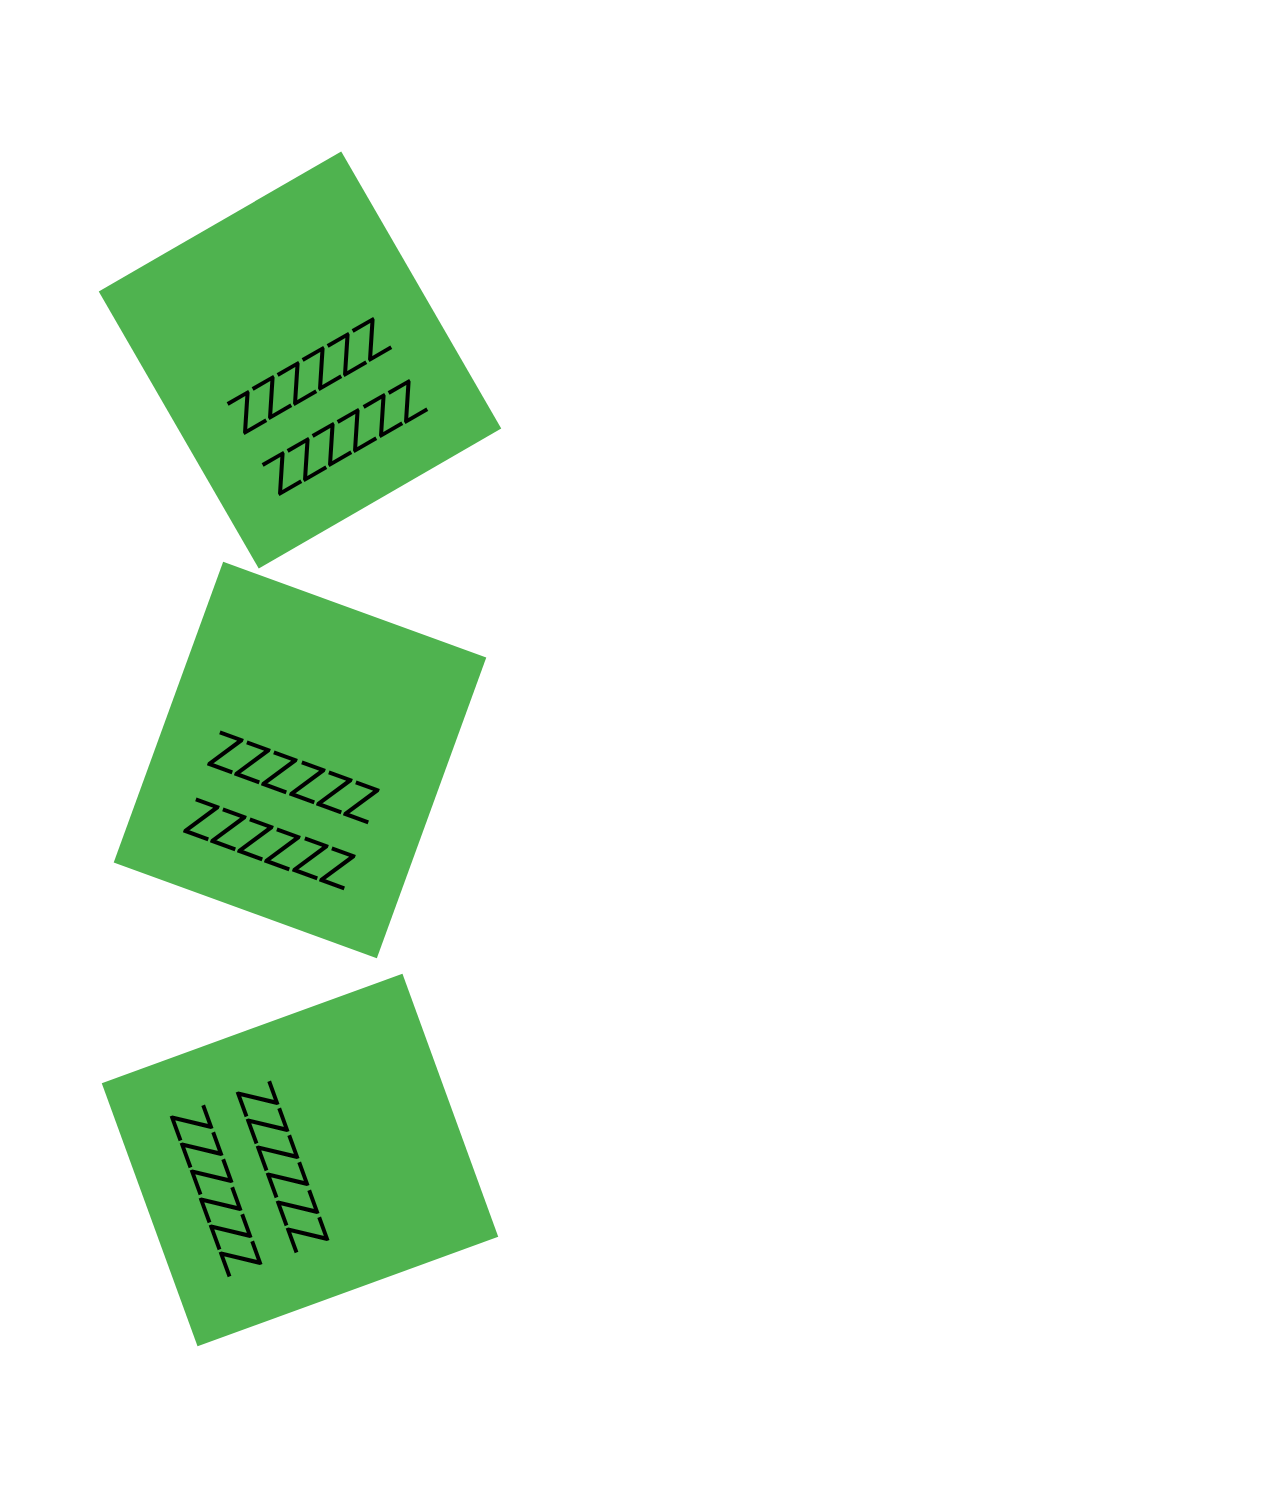
<file: public_html/index.html>
<!DOCTYPE html>
<!--
To change this license header, choose License Headers in Project Properties.
To change this template file, choose Tools | Templates
and open the template in the editor.
-->
<html>
    <head>
        <title>ALEF</title>
        <meta charset="UTF-8">
        <meta name="viewport" content="width=device-width, initial-scale=1.0">
        <!--<meta name="viewport" content="width=720">-->
        <style type="text/css">
            @import './css/index.css';
        </style>
        <script type="text/javascript" src="./lib/jquery-2.1.4.min.js"></script>
        <script type="text/javascript" src="./js/index.js"></script>
    </head>
    <body>
        <div class="root">
            <div class="sticker work">
                <h2 class="sticker-title">
                   zzzzzz zzzzzz
                </h2>
            </div>
            <div class="sticker work">
                <h2 class="sticker-title">
                   zzzzzz zzzzzz
                </h2>
            </div>
            <div class="sticker work">
                <h2 class="sticker-title">
                   zzzzzz zzzzzz
                </h2>
            </div>
        </div>
    </body>
</html>
</file>
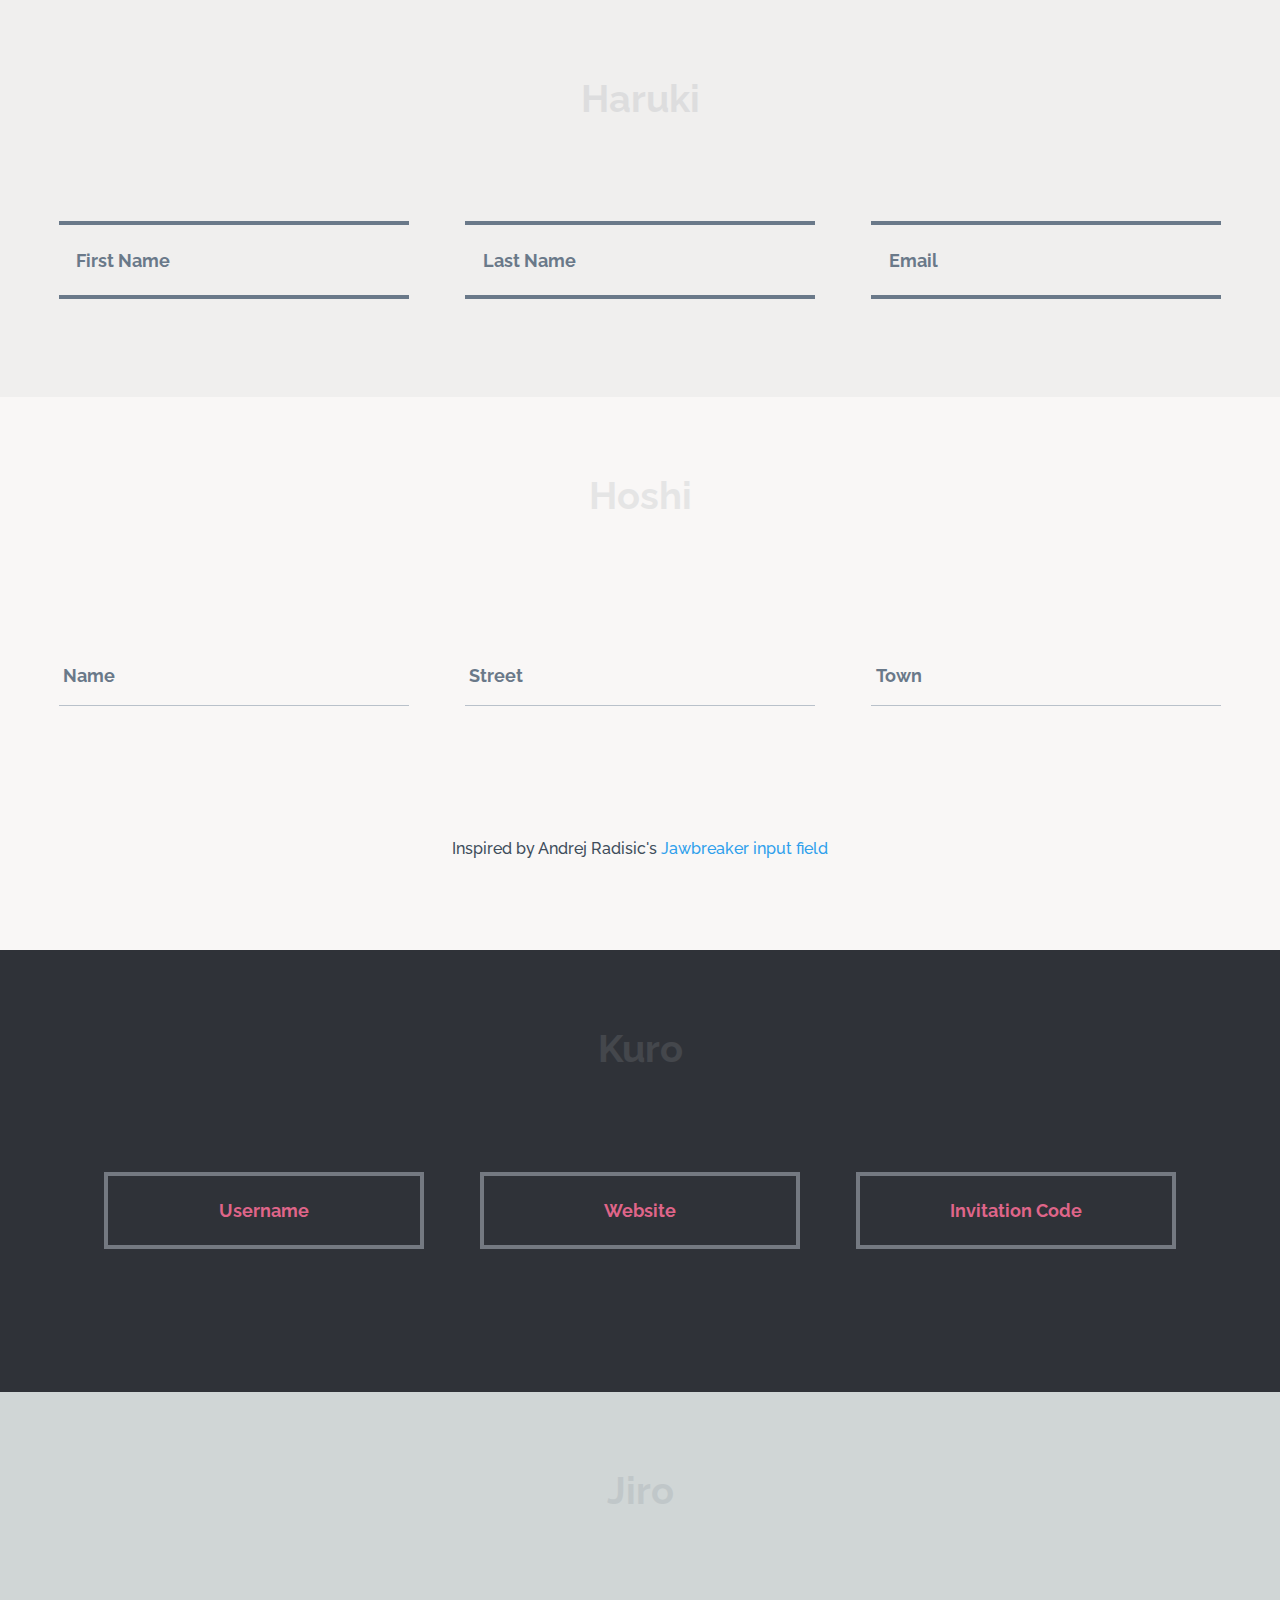
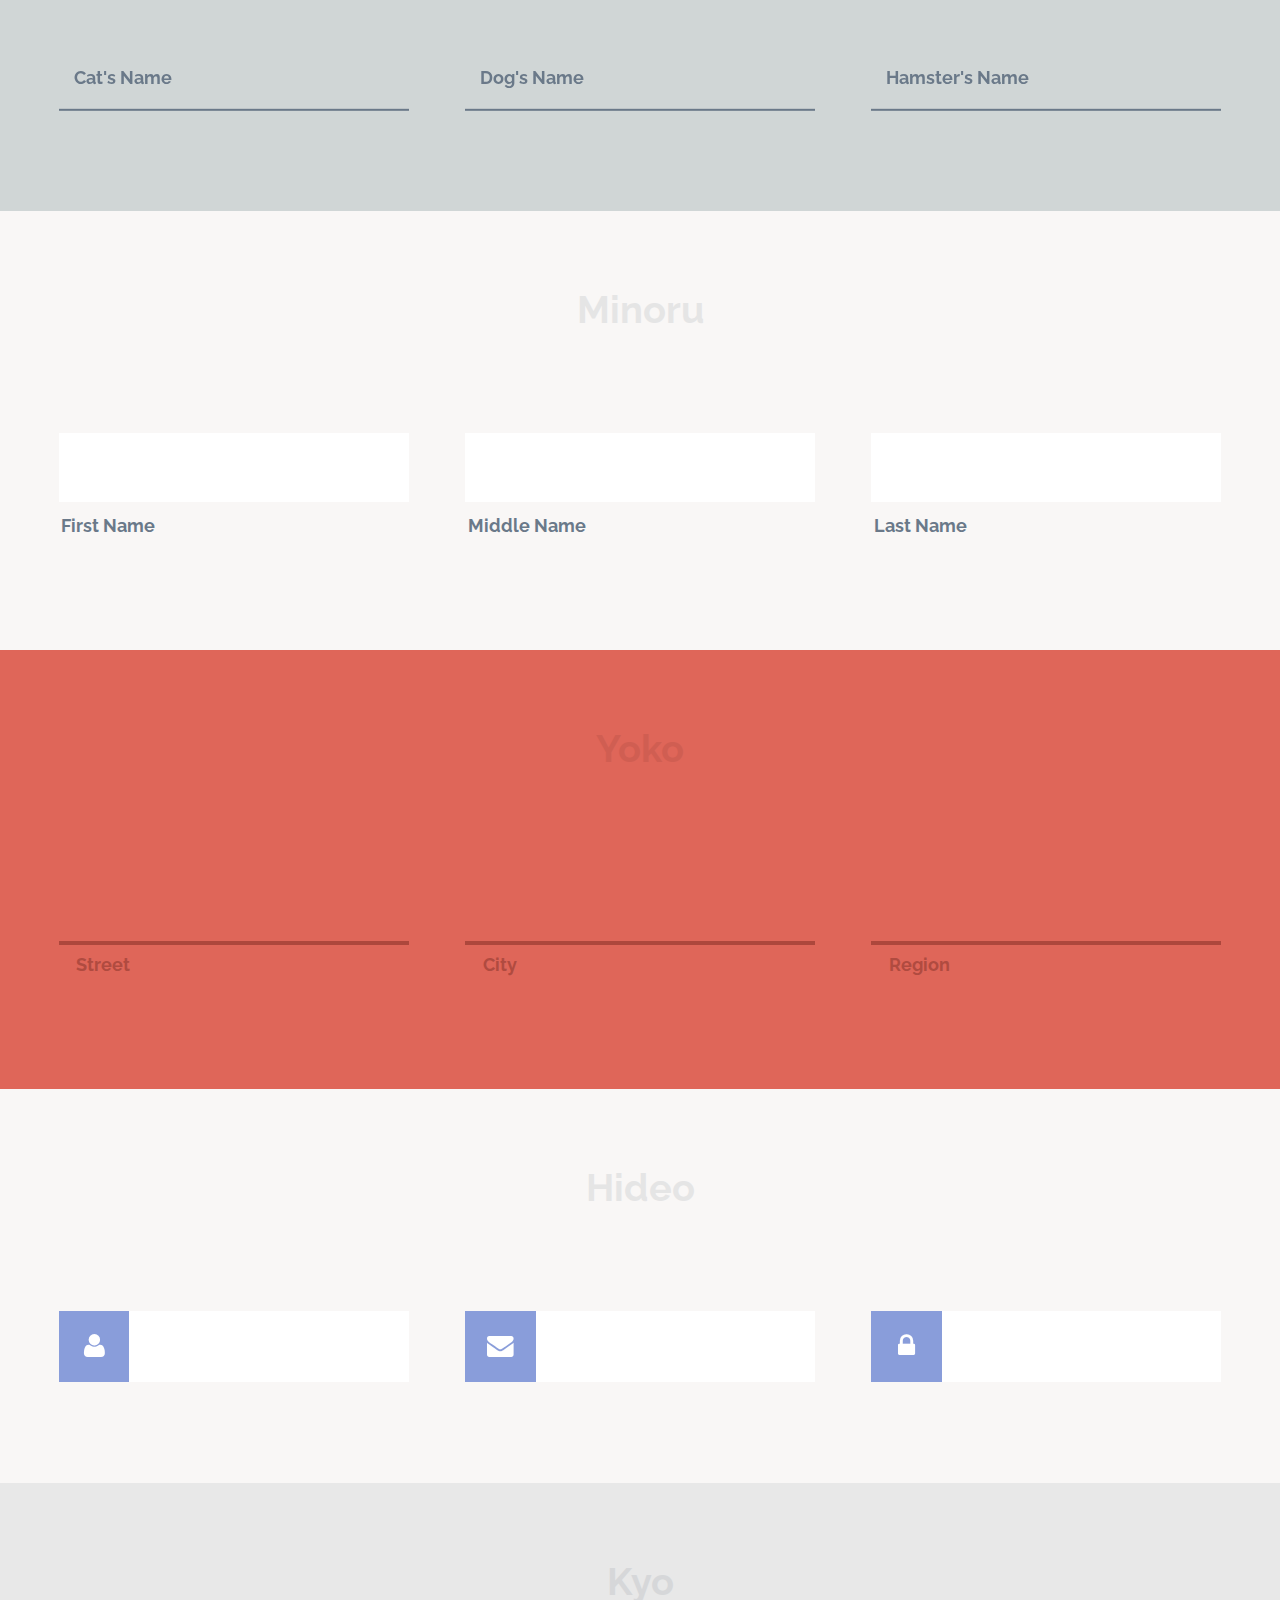
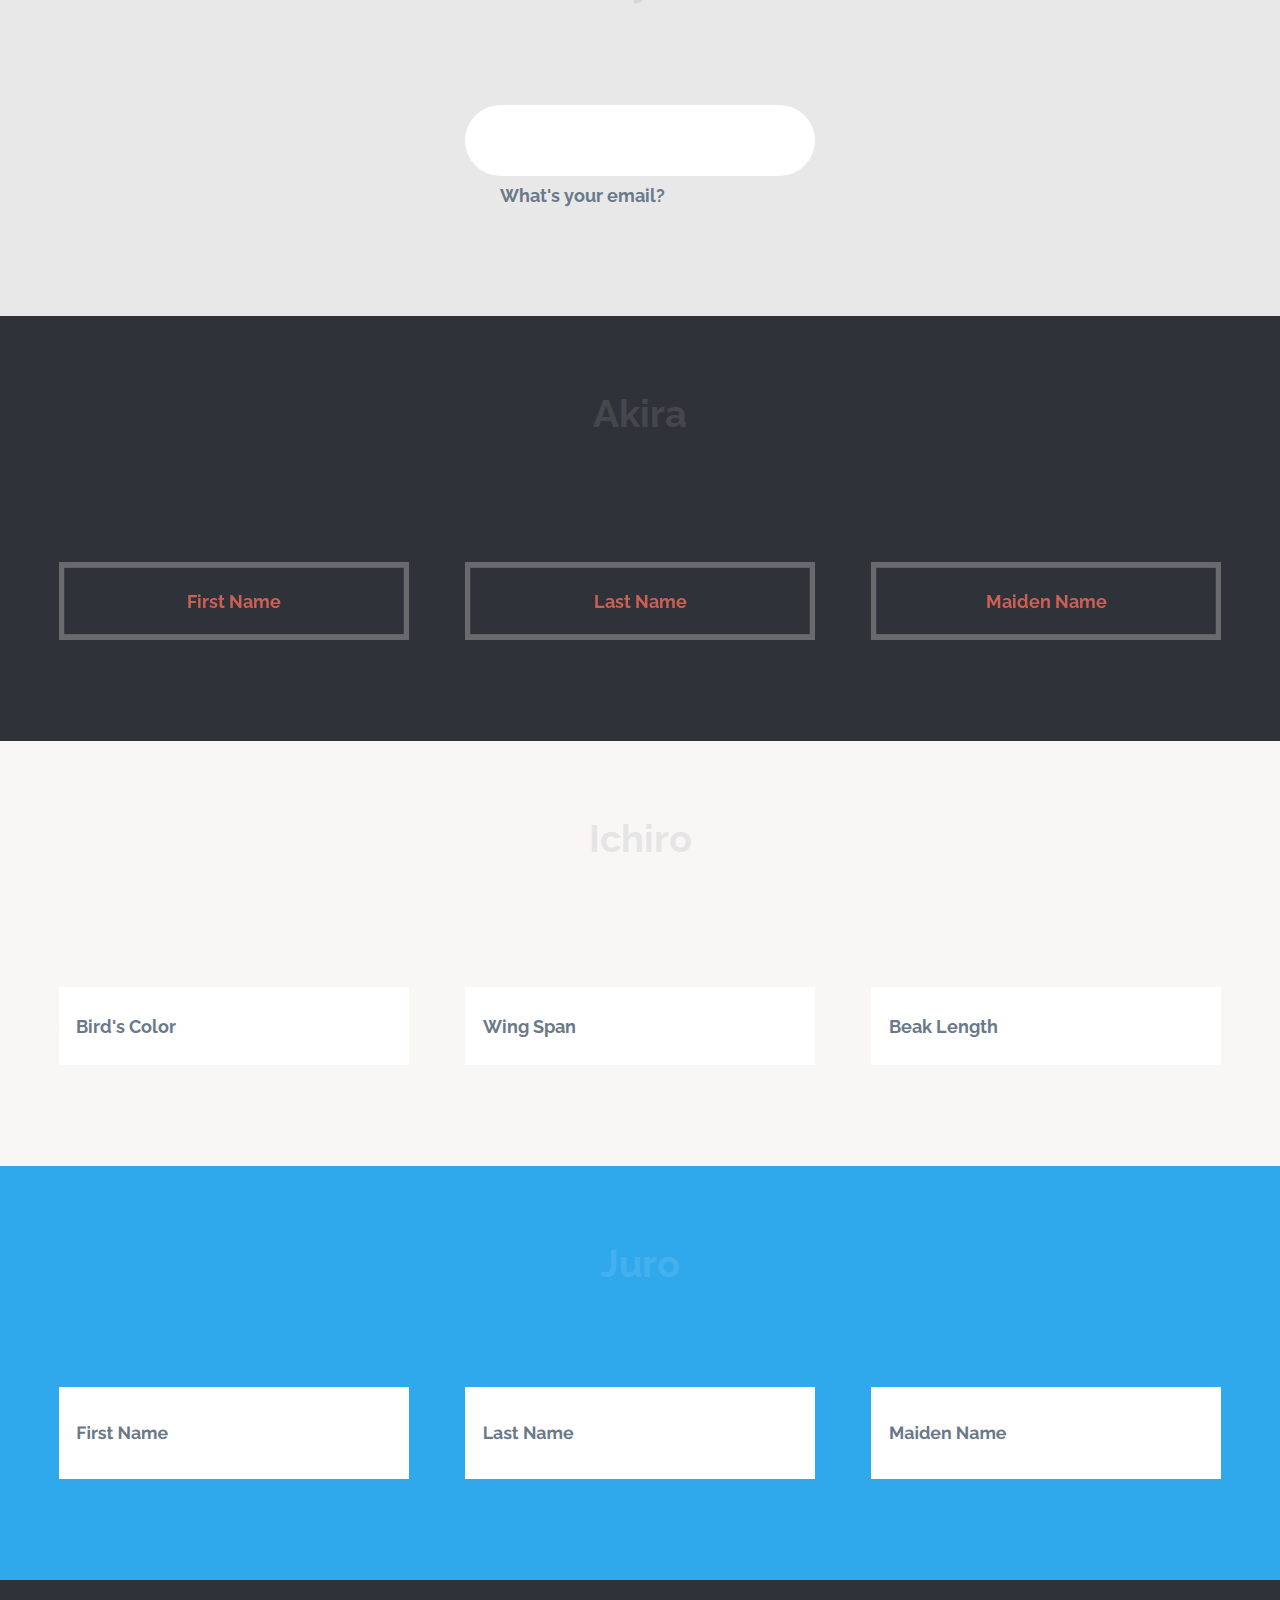
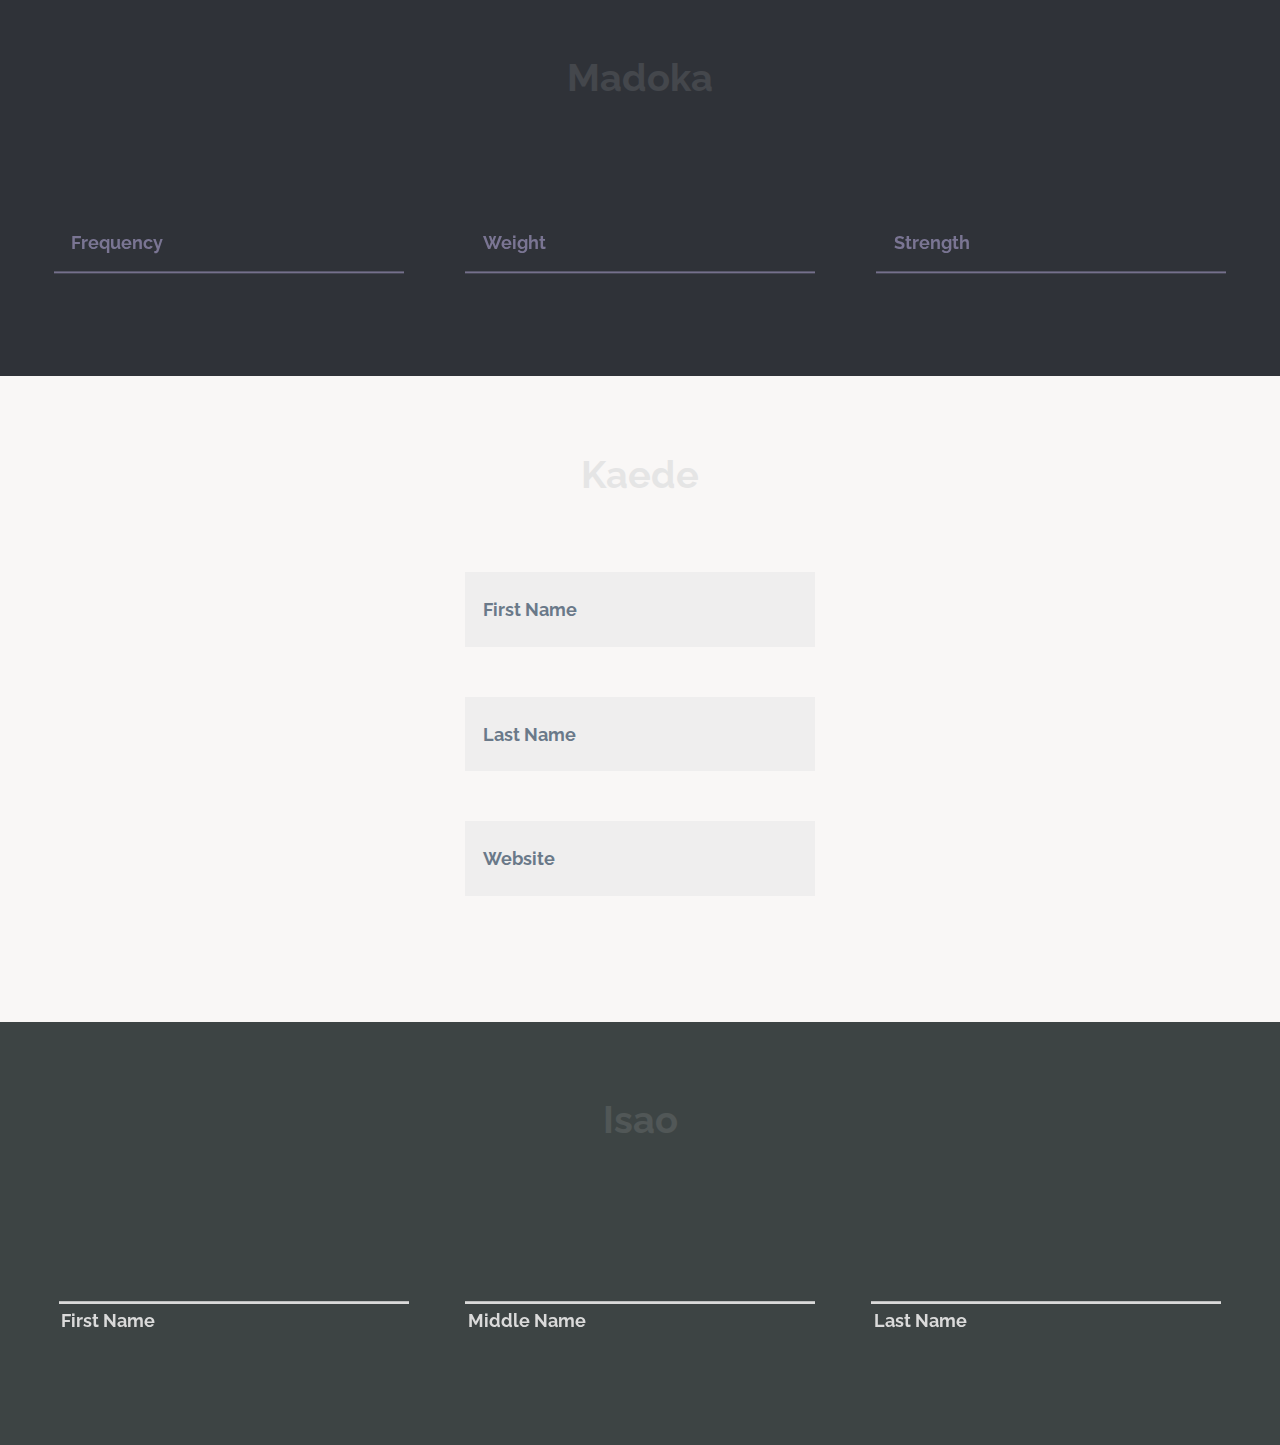
<file: public_html/lab/effects_1/index.html>
<!DOCTYPE html>
<html lang="en" class="no-js">
	<head>
		<meta charset="UTF-8" />
		<meta http-equiv="X-UA-Compatible" content="IE=edge">
		<meta name="viewport" content="width=device-width, initial-scale=1">
		<title>Text Input Effects | Set 1</title>
		<meta name="description" content="Simple ideas for enhancing text input interactions" />
		<meta name="keywords" content="input, text, effect, focus, transition, interaction, inspiration, web design" />
		<meta name="author" content="Codrops" />
		<link rel="shortcut icon" href="../favicon.ico">
		<link rel="stylesheet" type="text/css" href="css/normalize.css" />
		<link rel="stylesheet" type="text/css" href="fonts/font-awesome-4.2.0/css/font-awesome.min.css" />
		<link rel="stylesheet" type="text/css" href="css/demo.css" />
		<link rel="stylesheet" type="text/css" href="css/set1.css" />
		<!--[if IE]>
  		<script src="http://html5shiv.googlecode.com/svn/trunk/html5.js"></script>
		<![endif]-->
	</head>
	<body>
		<div class="container">
			<section class="content bgcolor-1">
				<h2 class="nomargin-bottom">Haruki</h2>
				<span class="input input--haruki">
					<input class="input__field input__field--haruki" type="text" id="input-1" />
					<label class="input__label input__label--haruki" for="input-1">
						<span class="input__label-content input__label-content--haruki">First Name</span>
					</label>
				</span>
				<span class="input input--haruki">
					<input class="input__field input__field--haruki" type="text" id="input-2" />
					<label class="input__label input__label--haruki" for="input-2">
						<span class="input__label-content input__label-content--haruki">Last Name</span>
					</label>
				</span>
				<span class="input input--haruki">
					<input class="input__field input__field--haruki" type="text" id="input-3" />
					<label class="input__label input__label--haruki" for="input-3">
						<span class="input__label-content input__label-content--haruki">Email</span>
					</label>
				</span>
			</section>
			<section class="content">
				<h2>Hoshi</h2>
				<span class="input input--hoshi">
					<input class="input__field input__field--hoshi" type="text" id="input-4" />
					<label class="input__label input__label--hoshi input__label--hoshi-color-1" for="input-4">
						<span class="input__label-content input__label-content--hoshi">Name</span>
					</label>
				</span>
				<span class="input input--hoshi">
					<input class="input__field input__field--hoshi" type="text" id="input-5" />
					<label class="input__label input__label--hoshi input__label--hoshi-color-2" for="input-5">
						<span class="input__label-content input__label-content--hoshi">Street</span>
					</label>
				</span>
				<span class="input input--hoshi">
					<input class="input__field input__field--hoshi" type="text" id="input-6" />
					<label class="input__label input__label--hoshi input__label--hoshi-color-3" for="input-6">
						<span class="input__label-content input__label-content--hoshi">Town</span>
					</label>
				</span>
				<p>Inspired by Andrej Radisic's <a href="https://dribbble.com/shots/1785176-Jawbreaker-input-field">Jawbreaker input field</a></p>
			</section>
			<section class="content bgcolor-4">
				<h2>Kuro</h2>
				<span class="input input--kuro">
					<input class="input__field input__field--kuro" type="text" id="input-7" />
					<label class="input__label input__label--kuro" for="input-7">
						<span class="input__label-content input__label-content--kuro">Username</span>
					</label>
				</span>
				<span class="input input--kuro">
					<input class="input__field input__field--kuro" type="text" id="input-8" />
					<label class="input__label input__label--kuro" for="input-8">
						<span class="input__label-content input__label-content--kuro">Website</span>
					</label>
				</span>
				<span class="input input--kuro">
					<input class="input__field input__field--kuro" type="text" id="input-9" />
					<label class="input__label input__label--kuro" for="input-9">
						<span class="input__label-content input__label-content--kuro">Invitation Code</span>
					</label>
				</span>
			</section>
			<section class="content bgcolor-7">
				<h2>Jiro</h2>
				<span class="input input--jiro">
					<input class="input__field input__field--jiro" type="text" id="input-10" />
					<label class="input__label input__label--jiro" for="input-10">
						<span class="input__label-content input__label-content--jiro">Cat's Name</span>
					</label>
				</span>
				<span class="input input--jiro">
					<input class="input__field input__field--jiro" type="text" id="input-11" />
					<label class="input__label input__label--jiro" for="input-11">
						<span class="input__label-content input__label-content--jiro">Dog's Name</span>
					</label>
				</span>
				<span class="input input--jiro">
					<input class="input__field input__field--jiro" type="text" id="input-12" />
					<label class="input__label input__label--jiro" for="input-12">
						<span class="input__label-content input__label-content--jiro">Hamster's Name</span>
					</label>
				</span>
			</section>
			<section class="content">
				<h2>Minoru</h2>
				<span class="input input--minoru">
					<input class="input__field input__field--minoru" type="text" id="input-13" />
					<label class="input__label input__label--minoru" for="input-13">
						<span class="input__label-content input__label-content--minoru">First Name</span>
					</label>
				</span>
				<span class="input input--minoru">
					<input class="input__field input__field--minoru" type="text" id="input-14" />
					<label class="input__label input__label--minoru" for="input-14">
						<span class="input__label-content input__label-content--minoru">Middle Name</span>
					</label>
				</span>
				<span class="input input--minoru">
					<input class="input__field input__field--minoru" type="text" id="input-15" />
					<label class="input__label input__label--minoru" for="input-15">
						<span class="input__label-content input__label-content--minoru">Last Name</span>
					</label>
				</span>
			</section>
			<section class="content bgcolor-5">
				<h2>Yoko</h2>
				<span class="input input--minoru">
					<input class="input__field input__field--yoko" type="text" id="input-16" />
					<label class="input__label input__label--yoko" for="input-16">
						<span class="input__label-content input__label-content--yoko">Street</span>
					</label>
				</span>
				<span class="input input--minoru">
					<input class="input__field input__field--yoko" type="text" id="input-17" />
					<label class="input__label input__label--yoko" for="input-17">
						<span class="input__label-content input__label-content--yoko">City</span>
					</label>
				</span>
				<span class="input input--minoru">
					<input class="input__field input__field--yoko" type="text" id="input-18" />
					<label class="input__label input__label--yoko" for="input-18">
						<span class="input__label-content input__label-content--yoko">Region</span>
					</label>
				</span>
			</section>
			<section class="content">
				<h2>Hideo</h2>
				<span class="input input--hideo">
					<input class="input__field input__field--hideo" type="text" id="input-41" />
					<label class="input__label input__label--hideo" for="input-41">
						<i class="fa fa-fw fa-user icon icon--hideo"></i>
						<span class="input__label-content input__label-content--hideo">Username</span>
					</label>
				</span>
				<span class="input input--hideo">
					<input class="input__field input__field--hideo" type="text" id="input-42" />
					<label class="input__label input__label--hideo" for="input-42">
						<i class="fa fa-fw fa-envelope icon icon--hideo"></i>
						<span class="input__label-content input__label-content--hideo">Email</span>
					</label>
				</span>
				<span class="input input--hideo">
					<input class="input__field input__field--hideo" type="text" id="input-43" />
					<label class="input__label input__label--hideo" for="input-43">
						<i class="fa fa-fw fa-lock icon icon--hideo"></i>
						<span class="input__label-content input__label-content--hideo">Password</span>
					</label>
				</span>
			</section>
			<section class="content bgcolor-3">
				<h2>Kyo</h2>
				<span class="input input--kyo">
					<input class="input__field input__field--kyo" type="text" id="input-19" />
					<label class="input__label input__label--kyo" for="input-19">
						<span class="input__label-content input__label-content--kyo">What's your email?</span>
					</label>
				</span>
			</section>
			<section class="content bgcolor-4">
				<h2>Akira</h2>
				<span class="input input--akira">
					<input class="input__field input__field--akira" type="text" id="input-22" />
					<label class="input__label input__label--akira" for="input-22">
						<span class="input__label-content input__label-content--akira">First Name</span>
					</label>
				</span>
				<span class="input input--akira">
					<input class="input__field input__field--akira" type="text" id="input-23" />
					<label class="input__label input__label--akira" for="input-23">
						<span class="input__label-content input__label-content--akira">Last Name</span>
					</label>
				</span>
				<span class="input input--akira">
					<input class="input__field input__field--akira" type="text" id="input-24" />
					<label class="input__label input__label--akira" for="input-24">
						<span class="input__label-content input__label-content--akira">Maiden Name</span>
					</label>
				</span>
			</section>
			<section class="content">
				<h2>Ichiro</h2>
				<span class="input input--ichiro">
					<input class="input__field input__field--ichiro" type="text" id="input-25" />
					<label class="input__label input__label--ichiro" for="input-25">
						<span class="input__label-content input__label-content--ichiro">Bird's Color</span>
					</label>
				</span>
				<span class="input input--ichiro">
					<input class="input__field input__field--ichiro" type="text" id="input-26" />
					<label class="input__label input__label--ichiro" for="input-26">
						<span class="input__label-content input__label-content--ichiro">Wing Span</span>
					</label>
				</span>
				<span class="input input--ichiro">
					<input class="input__field input__field--ichiro" type="text" id="input-27" />
					<label class="input__label input__label--ichiro" for="input-27">
						<span class="input__label-content input__label-content--ichiro">Beak Length</span>
					</label>
				</span>
			</section>
			<section class="content bgcolor-6">
				<h2>Juro</h2>
				<span class="input input--juro">
					<input class="input__field input__field--juro" type="text" id="input-28" />
					<label class="input__label input__label--juro" for="input-28">
						<span class="input__label-content input__label-content--juro">First Name</span>
					</label>
				</span>
				<span class="input input--juro">
					<input class="input__field input__field--juro" type="text" id="input-29" />
					<label class="input__label input__label--juro" for="input-29">
						<span class="input__label-content input__label-content--juro">Last Name</span>
					</label>
				</span>
				<span class="input input--juro">
					<input class="input__field input__field--juro" type="text" id="input-30" />
					<label class="input__label input__label--juro" for="input-30">
						<span class="input__label-content input__label-content--juro">Maiden Name</span>
					</label>
				</span>
			</section>
			<section class="content bgcolor-4">
				<h2>Madoka</h2>
				<span class="input input--madoka">
					<input class="input__field input__field--madoka" type="text" id="input-31" />
					<label class="input__label input__label--madoka" for="input-31">
						<svg class="graphic graphic--madoka" width="100%" height="100%" viewBox="0 0 404 77" preserveAspectRatio="none">
							<path d="m0,0l404,0l0,77l-404,0l0,-77z"/>
						</svg>
						<span class="input__label-content input__label-content--madoka">Frequency</span>
					</label>
				</span>
				<span class="input input--madoka">
					<input class="input__field input__field--madoka" type="text" id="input-32" />
					<label class="input__label input__label--madoka" for="input-32">
						<svg class="graphic graphic--madoka" width="100%" height="100%" viewBox="0 0 404 77" preserveAspectRatio="none">
							<path d="m0,0l404,0l0,77l-404,0l0,-77z"/>
						</svg>
						<span class="input__label-content input__label-content--madoka">Weight</span>
					</label>
				</span>
				<span class="input input--madoka">
					<input class="input__field input__field--madoka" type="text" id="input-33" />
					<label class="input__label input__label--madoka" for="input-33">
						<svg class="graphic graphic--madoka" width="100%" height="100%" viewBox="0 0 404 77" preserveAspectRatio="none">
							<path d="m0,0l404,0l0,77l-404,0l0,-77z"/>
						</svg>
						<span class="input__label-content input__label-content--madoka">Strength</span>
					</label>
				</span>
			</section>
			<section class="content">
				<h2>Kaede</h2>
				<span class="input input--kaede">
					<input class="input__field input__field--kaede" type="text" id="input-35" />
					<label class="input__label input__label--kaede" for="input-35">
						<span class="input__label-content input__label-content--kaede">First Name</span>
					</label>
				</span>
				<span class="input input--kaede">
					<input class="input__field input__field--kaede" type="text" id="input-36" />
					<label class="input__label input__label--kaede" for="input-36">
						<span class="input__label-content input__label-content--kaede">Last Name</span>
					</label>
				</span>
				<span class="input input--kaede">
					<input class="input__field input__field--kaede" type="text" id="input-37" />
					<label class="input__label input__label--kaede" for="input-37">
						<span class="input__label-content input__label-content--kaede">Website</span>
					</label>
				</span>
			</section>
			<section class="content bgcolor-8">
				<h2>Isao</h2>
				<span class="input input--isao">
					<input class="input__field input__field--isao" type="text" id="input-38" />
					<label class="input__label input__label--isao" for="input-38" data-content="First Name">
						<span class="input__label-content input__label-content--isao">First Name</span>
					</label>
				</span>
				<span class="input input--isao">
					<input class="input__field input__field--isao" type="text" id="input-39" />
					<label class="input__label input__label--isao" for="input-39" data-content="Middle Name">
						<span class="input__label-content input__label-content--isao">Middle Name</span>
					</label>
				</span>
				<span class="input input--isao">
					<input class="input__field input__field--isao" type="text" id="input-40" />
					<label class="input__label input__label--isao" for="input-40" data-content="Last Name">
						<span class="input__label-content input__label-content--isao">Last Name</span>
					</label>
				</span>
			</section>
		</div><!-- /container -->
		<script src="js/classie.js"></script>
		<script>
			(function() {
				// trim polyfill : https://developer.mozilla.org/en-US/docs/Web/JavaScript/Reference/Global_Objects/String/Trim
				if (!String.prototype.trim) {
					(function() {
						// Make sure we trim BOM and NBSP
						var rtrim = /^[\s\uFEFF\xA0]+|[\s\uFEFF\xA0]+$/g;
						String.prototype.trim = function() {
							return this.replace(rtrim, '');
						};
					})();
				}

				[].slice.call( document.querySelectorAll( 'input.input__field' ) ).forEach( function( inputEl ) {
					// in case the input is already filled..
					if( inputEl.value.trim() !== '' ) {
						classie.add( inputEl.parentNode, 'input--filled' );
					}

					// events:
					inputEl.addEventListener( 'focus', onInputFocus );
					inputEl.addEventListener( 'blur', onInputBlur );
				} );

				function onInputFocus( ev ) {
					classie.add( ev.target.parentNode, 'input--filled' );
				}

				function onInputBlur( ev ) {
					if( ev.target.value.trim() === '' ) {
						classie.remove( ev.target.parentNode, 'input--filled' );
					}
				}
			})();
		</script>
	</body>
</html>
</file>
<file: public_html/lab/effects_1/css/demo.css>
@import url(http://fonts.googleapis.com/css?family=Raleway:200,500,700,800);

@font-face {
	font-weight: normal;
	font-style: normal;
	font-family: 'codropsicons';
	src:url('../fonts/codropsicons/codropsicons.eot');
	src:url('../fonts/codropsicons/codropsicons.eot?#iefix') format('embedded-opentype'),
		url('../fonts/codropsicons/codropsicons.woff') format('woff'),
		url('../fonts/codropsicons/codropsicons.ttf') format('truetype'),
		url('../fonts/codropsicons/codropsicons.svg#codropsicons') format('svg');
}

*, *:after, *:before { -webkit-box-sizing: border-box; box-sizing: border-box; }
.clearfix:before, .clearfix:after { content: ''; display: table; }
.clearfix:after { clear: both; }

body {
	background: #f9f7f6;
	color: #404d5b;
	font-weight: 500;
	font-size: 1.05em;
	font-family: 'Raleway', Arial, sans-serif;
}

a {
	color: #2fa0ec;
	text-decoration: none;
	outline: none;
}

a:hover, a:focus {
	color: #404d5b;
}

.container {
	margin: 0 auto;
	text-align: center;
	overflow: hidden;
}

.content {
	font-size: 150%;
	padding: 3em 0;
}

.content h2 {
	margin: 0 0 2em;
	opacity: 0.1;
}

.content p {
	margin: 1em 0;
	padding: 5em 0 0 0;
	font-size: 0.65em;
}

.bgcolor-1 { background: #f0efee; }
.bgcolor-2 { background: #f9f9f9; }
.bgcolor-3 { background: #e8e8e8; }
.bgcolor-4 { background: #2f3238; color: #fff; }
.bgcolor-5 { background: #df6659; color: #521e18; }
.bgcolor-6 { background: #2fa8ec; color: #fff;}
.bgcolor-7 { background: #d0d6d6; }
.bgcolor-8 { background: #3d4444; color: #fff; }
.bgcolor-9 { background: #8781bd; color: #fff; }
.bgcolor-10 { background: #6C6C6C; }

body .nomargin-bottom {
	margin-bottom: 0;
}

/* Header */
.codrops-header {
	padding: 3em 190px 4em;
	letter-spacing: -1px;
}

.codrops-header h1 {
	font-weight: 800;
	font-size: 4em;
	line-height: 1;
	margin: 0.25em 0 0;
}

.codrops-header h1 span {
	display: block;
	font-size: 50%;
	font-weight: 400;
	padding: 0.325em 0 1em 0;
	color: #c3c8cd;
}

/* Demos nav */
.codrops-demos a {
	text-transform: uppercase;
	letter-spacing: 1px;
	font-weight: bold;
	font-size: 0.85em;
	display: inline-block;
	margin: 0 1em;
	font-family: "Avenir", "Helvetica Neue", Helvetica, Arial, sans-serif;
}

.codrops-demos a.current-demo {
	border-bottom: 2px solid;
	color: #404d5b;
}

/* Top Navigation Style */
.codrops-links {
	position: relative;
	display: inline-block;
	white-space: nowrap;
	font-size: 1.25em;
	text-align: center;
}

.codrops-links::after {
	position: absolute;
	top: 0;
	left: 50%;
	margin-left: -1px;
	width: 2px;
	height: 100%;
	background: #dbdbdb;
	content: '';
	-webkit-transform: rotate3d(0,0,1,22.5deg);
	transform: rotate3d(0,0,1,22.5deg);
}

.codrops-icon {
	display: inline-block;
	margin: 0.5em;
	padding: 0em 0;
	width: 1.5em;
	text-decoration: none;
}

.codrops-icon span {
	display: none;
}

.codrops-icon:before {
	margin: 0 5px;
	text-transform: none;
	font-weight: normal;
	font-style: normal;
	font-variant: normal;
	font-family: 'codropsicons';
	line-height: 1;
	speak: none;
	-webkit-font-smoothing: antialiased;
}

.codrops-icon--drop:before {
	content: "\e001";
}

.codrops-icon--prev:before {
	content: "\e004";
}

/* Related demos */
.content--related {
	text-align: center;
	color: #D8DADB;
	font-weight: bold;
}

.media-item {
	display: inline-block;
	padding: 1em;
	vertical-align: top;
	-webkit-transition: color 0.3s;
	transition: color 0.3s;
}

.media-item__img {
	opacity: 0.8;
	-webkit-transition: opacity 0.3s;
	transition: opacity 0.3s;
}

.media-item:hover .media-item__img,
.media-item:focus .media-item__img {
	opacity: 1;
}

.media-item__title {
	font-size: 0.75em;
	margin: 0;
	padding: 0.5em;
}

@media screen and (max-width: 50em) {
	.codrops-header {
		padding: 3em 10% 4em;
	}
}

@media screen and (max-width: 40em) {
	.codrops-header h1 {
		font-size: 2.8em;
	}
}
</file>
<file: public_html/lab/effects_1/css/set1.css>
.input {
	position: relative;
	z-index: 1;
	display: inline-block;
	margin: 1em;
	max-width: 350px;
	width: calc(100% - 2em);
	vertical-align: top;
}

.input__field {
	position: relative;
	display: block;
	float: right;
	padding: 0.8em;
	width: 60%;
	border: none;
	border-radius: 0;
	background: #f0f0f0;
	color: #aaa;
	font-weight: bold;
	font-family: "Helvetica Neue", Helvetica, Arial, sans-serif;
	-webkit-appearance: none; /* for box shadows to show on iOS */
}

.input__field:focus {
	outline: none;
}

.input__label {
	display: inline-block;
	float: right;
	padding: 0 1em;
	width: 40%;
	color: #6a7989;
	font-weight: bold;
	font-size: 70.25%;
	-webkit-font-smoothing: antialiased;
    -moz-osx-font-smoothing: grayscale;
	-webkit-touch-callout: none;
	-webkit-user-select: none;
	-khtml-user-select: none;
	-moz-user-select: none;
	-ms-user-select: none;
	user-select: none;
}

.input__label-content {
	position: relative;
	display: block;
	padding: 1.6em 0;
	width: 100%;
}

.graphic {
	position: absolute;
	top: 0;
	left: 0;
	fill: none;
}

.icon {
	color: #ddd;
	font-size: 150%;
}

/* Individual styles */

/* Haruki */

.input--haruki {
	margin: 4em 1em 1em;
}

.input__field--haruki {
	padding: 0.4em 0.25em;
	width: 100%;
	background: transparent;
	color: #AFB5BB;
	font-size: 1.55em;
}

.input__label--haruki {
	position: absolute;
	width: 100%;
	text-align: left;
	pointer-events: none;
}

.input__label-content--haruki {
	-webkit-transition: -webkit-transform 0.3s;
	transition: transform 0.3s;
}

.input__label--haruki::before,
.input__label--haruki::after {
	content: '';
	position: absolute;
	left: 0;
	z-index: -1;
	width: 100%;
	height: 4px;
	background: #6a7989;
	-webkit-transition: -webkit-transform 0.3s;
	transition: transform 0.3s;
}

.input__label--haruki::before {
	top: 0;
}

.input__label--haruki::after {
	bottom: 0;
}

.input__field--haruki:focus + .input__label--haruki .input__label-content--haruki,
.input--filled .input__label-content--haruki {
	-webkit-transform: translate3d(0, -90%, 0);
	transform: translate3d(0, -90%, 0);
}

.input__field--haruki:focus + .input__label--haruki::before,
.input--filled .input__label--haruki::before {
	-webkit-transform: translate3d(0, -0.5em, 0);
	transform: translate3d(0, -0.5em, 0);
}

.input__field--haruki:focus + .input__label--haruki::after,
.input--filled .input__label--haruki::after {
	-webkit-transform: translate3d(0, 0.5em, 0);
	transform: translate3d(0, 0.5em, 0);
}

/* Hoshi */
.input--hoshi {
	overflow: hidden;
}

.input__field--hoshi {
	margin-top: 1em;
	padding: 0.85em 0.15em;
	width: 100%;
	background: transparent;
	color: #595F6E;
}

.input__label--hoshi {
	position: absolute;
	bottom: 0;
	left: 0;
	padding: 0 0.25em;
	width: 100%;
	height: calc(100% - 1em);
	text-align: left;
	pointer-events: none;
}

.input__label-content--hoshi {
	position: absolute;
}

.input__label--hoshi::before,
.input__label--hoshi::after {
	content: '';
	position: absolute;
	top: 0;
	left: 0;
	width: 100%;
	height: calc(100% - 10px);
	border-bottom: 1px solid #B9C1CA;
}

.input__label--hoshi::after {
	margin-top: 2px;
	border-bottom: 4px solid red;
	-webkit-transform: translate3d(-100%, 0, 0);
	transform: translate3d(-100%, 0, 0);
	-webkit-transition: -webkit-transform 0.3s;
	transition: transform 0.3s;
}

.input__label--hoshi-color-1::after {
	border-color: hsl(200, 100%, 50%);
}

.input__label--hoshi-color-2::after {
	border-color: hsl(160, 100%, 50%);
}

.input__label--hoshi-color-3::after {
	border-color: hsl(20, 100%, 50%);
}

.input__field--hoshi:focus + .input__label--hoshi::after,
.input--filled .input__label--hoshi::after {
	-webkit-transform: translate3d(0, 0, 0);
	transform: translate3d(0, 0, 0);
}

.input__field--hoshi:focus + .input__label--hoshi .input__label-content--hoshi,
.input--filled .input__label-content--hoshi {
	-webkit-animation: anim-1 0.3s forwards;
	animation: anim-1 0.3s forwards;
}

@-webkit-keyframes anim-1 {
	50% {
		opacity: 0;
		-webkit-transform: translate3d(1em, 0, 0);
		transform: translate3d(1em, 0, 0);
	}
	51% {
		opacity: 0;
		-webkit-transform: translate3d(-1em, -40%, 0);
		transform: translate3d(-1em, -40%, 0);
	}
	100% {
		opacity: 1;
		-webkit-transform: translate3d(0, -40%, 0);
		transform: translate3d(0, -40%, 0);
	}
}

@keyframes anim-1 {
	50% {
		opacity: 0;
		-webkit-transform: translate3d(1em, 0, 0);
		transform: translate3d(1em, 0, 0);
	}
	51% {
		opacity: 0;
		-webkit-transform: translate3d(-1em, -40%, 0);
		transform: translate3d(-1em, -40%, 0);
	}
	100% {
		opacity: 1;
		-webkit-transform: translate3d(0, -40%, 0);
		transform: translate3d(0, -40%, 0);
	}
}

/* Kuro */
.input--kuro {
	max-width: 320px;
	margin-bottom: 3em;
}

.input__field--kuro {
	width: 100%;
	background: transparent;
	color: #9196A1;
	opacity: 0;
	text-align: center;
	-webkit-transition: opacity 0.3s;
	transition: opacity 0.3s;
}

.input__label--kuro {
	position: absolute;
	left: 0;
	width: 100%;
	color: #df6589;
	pointer-events: none;
}

.input__label--kuro::before,
.input__label--kuro::after {
	content: '';
	position: absolute;
	top: 0;
	left: 0;
	width: 50%;
	height: 100%;
	border: 4px solid #747981;
	-webkit-transition: -webkit-transform 0.3s;
	transition: transform 0.3s;
}

.input__label--kuro::before {
	border-right: none;
}

.input__label--kuro::after {
	left: 50%;
	border-left: none;
}

.input__field--kuro:focus,
.input--filled .input__field--kuro {
	opacity: 1;
	-webkit-transition-delay: 0.3s;
	transition-delay: 0.3s;
}

.input__field--kuro:focus + .input__label--kuro::before,
.input--filled .input__label--kuro::before {
	-webkit-transform: translate3d(-10%, 0, 0);
	transform: translate3d(-10%, 0, 0);
}

.input__field--kuro:focus + .input__label--kuro::after,
.input--filled .input__label--kuro::after {
	-webkit-transform: translate3d(10%, 0, 0);
	transform: translate3d(10%, 0, 0);
}

.input__field--kuro:focus + .input__label--kuro .input__label-content--kuro,
.input--filled .input__label-content--kuro {
	-webkit-animation: anim-2 0.3s forwards;
	animation: anim-2 0.3s forwards;
}

@-webkit-keyframes anim-2 {
	50% {
		opacity: 0;
		-webkit-transform: scale3d(0.3, 0.3, 1);
		transform: scale3d(0.3, 0.3, 1);
	}
	51% {
		opacity: 0;
		-webkit-transform: translate3d(0, 3.7em, 0) scale3d(0.3, 0.3, 1);
		transform: translate3d(0, 3.7em, 0) scale3d(0.3, 0.3, 1);
	}
	100% {
		opacity: 1;
		-webkit-transform: translate3d(0, 3.7em, 0);
		transform: translate3d(0, 3.7em, 0);
	}
}

@keyframes anim-2 {
	50% {
		opacity: 0;
		-webkit-transform: scale3d(0.3, 0.3, 1);
		transform: scale3d(0.3, 0.3, 1);
	}
	51% {
		opacity: 0;
		-webkit-transform: translate3d(0, 3.7em, 0) scale3d(0.3, 0.3, 1);
		transform: translate3d(0, 3.7em, 0) scale3d(0.3, 0.3, 1);
	}
	100% {
		opacity: 1;
		-webkit-transform: translate3d(0, 3.7em, 0);
		transform: translate3d(0, 3.7em, 0);
	}
}

/* Jiro */
.input--jiro {
	margin-top: 2em;
}

.input__field--jiro {
	padding: 0.85em 0.5em;
	width: 100%;
	background: transparent;
	color: #DDE2E2;
	opacity: 0;
	-webkit-transition: opacity 0.3s;
	transition: opacity 0.3s;
}

.input__label--jiro {
	position: absolute;
	left: 0;
	padding: 0 0.85em;
	width: 100%;
	height: 100%;
	text-align: left;
	pointer-events: none;
}

.input__label-content--jiro {
	-webkit-transition: -webkit-transform 0.3s 0.3s;
	transition: transform 0.3s 0.3s;
}

.input__label--jiro::before,
.input__label--jiro::after {
	content: '';
	position: absolute;
	top: 0;
	left: 0;
	width: 100%;
	height: 100%;
	-webkit-transition: -webkit-transform 0.3s;
	transition: transform 0.3s;
}

.input__label--jiro::before {
	border-top: 2px solid #6a7989;
	-webkit-transform: translate3d(0, 100%, 0) translate3d(0, -2px, 0);
	transform: translate3d(0, 100%, 0) translate3d(0, -2px, 0);
	-webkit-transition-delay: 0.3s;
	transition-delay: 0.3s;
}

.input__label--jiro::after {
	z-index: -1;
	background: #6a7989;
	-webkit-transform: scale3d(1, 0, 1);
	transform: scale3d(1, 0, 1);
	-webkit-transform-origin: 50% 0%;
	transform-origin: 50% 0%;
}

.input__field--jiro:focus,
.input--filled .input__field--jiro {
	opacity: 1;
	-webkit-transition-delay: 0.3s;
	transition-delay: 0.3s;
}

.input__field--jiro:focus + .input__label--jiro .input__label-content--jiro,
.input--filled .input__label-content--jiro {
	-webkit-transform: translate3d(0, -80%, 0);
	transform: translate3d(0, -80%, 0);
	-webkit-transition-timing-function: cubic-bezier(0.2, 1, 0.3, 1);
	transition-timing-function: cubic-bezier(0.2, 1, 0.3, 1);
}

.input__field--jiro:focus + .input__label--jiro::before,
.input--filled .input__label--jiro::before {
	-webkit-transition-delay: 0s;
	transition-delay: 0s;
}

.input__field--jiro:focus + .input__label--jiro::before,
.input--filled .input__label--jiro::before {
	-webkit-transform: translate3d(0, 0, 0);
	transform: translate3d(0, 0, 0);
}

.input__field--jiro:focus + .input__label--jiro::after,
.input--filled .input__label--jiro::after {
	-webkit-transform: scale3d(1, 1, 1);
	transform: scale3d(1, 1, 1);
	-webkit-transition-delay: 0.3s;
	transition-delay: 0.3s;
	-webkit-transition-timing-function: cubic-bezier(0.2, 1, 0.3, 1);
	transition-timing-function: cubic-bezier(0.2, 1, 0.3, 1);
}

/* Minoru */
.input__field--minoru {
	width: 100%;
	background: #fff;
	box-shadow: 0px 0px 0px 2px transparent;
	color: #eca29b;
	-webkit-transition: box-shadow 0.3s;
	transition: box-shadow 0.3s;
}

.input__label--minoru {
	padding: 0;
	width: 100%;
	text-align: left;
}

.input__label--minoru::after {
	content: '';
  	position: absolute;
  	top: 0;
  	z-index: -1;
  	width: 100%;
  	height: 4em;
	box-shadow: 0px 0px 0px 0px;
	color: rgba(199,152,157, 0.6);
}

.input__field--minoru:focus {
	box-shadow: 0px 0px 0px 2px #eca29b;
}

.input__field--minoru:focus + .input__label--minoru {
	pointer-events: none;
}

.input__field--minoru:focus + .input__label--minoru::after {
	-webkit-animation: anim-shadow 0.3s forwards;
	animation: anim-shadow 0.3s forwards;
}

@-webkit-keyframes anim-shadow {
	to {
		box-shadow: 0px 0px 100px 50px;
    	opacity: 0;
	}
}

@keyframes anim-shadow {
	to {
		box-shadow: 0px 0px 100px 50px;
    	opacity: 0;
	}
}

.input__label-content--minoru {
	padding: 0.75em 0.15em;
}

/* Yoko */
.input__field--yoko {
	z-index: 10;
	width: 100%;
	background: transparent;
	color: #f5f5f5;
	opacity: 0;
	-webkit-transition: opacity 0.3s;
	transition: opacity 0.3s;
}

.input__label--yoko {
	position: relative;
	width: 100%;
	color: #b04b40;
	text-align: left;
}

.input__label--yoko::before {
	content: '';
	position: absolute;
	bottom: 100%;
	left: 0;
	width: 100%;
	height: 4em;
	background: #c5564a;
	-webkit-transform: perspective(1000px) rotate3d(1, 0, 0, 90deg);
	transform: perspective(1000px) rotate3d(1, 0, 0, 90deg);
	-webkit-transform-origin: 50% 100%;
	transform-origin: 50% 100%;
	-webkit-transition: -webkit-transform 0.3s;
	transition: transform 0.3s;
}

.input__label--yoko::after {
	content: '';
	position: absolute;
	top: 0;
	left: 0;
	width: 100%;
	height: 0.25em;
	background: #ad473c;
	-webkit-transform-origin: 50% 0%;
	transform-origin: 50% 0%;
	-webkit-transition: -webkit-transform 0.3s;
	transition: transform 0.3s;
}

.input__label-content--yoko {
	padding: 0.75em 0;
}

.input__field--yoko:focus,
.input--filled .input__field--yoko {
	opacity: 1;
	-webkit-transition-delay: 0.3s;
	transition-delay: 0.3s;
}

.input__field--yoko:focus + .input__label--yoko::before,
.input--filled .input__label--yoko::before {
	-webkit-transform: perspective(1000px) rotate3d(1, 0, 0, 0deg);
	transform: perspective(1000px) rotate3d(1, 0, 0, 0deg);
}

.input__field--yoko:focus + .input__label--yoko,
.input--filled .input__label--yoko {
	pointer-events: none;
}

.input__field--yoko:focus + .input__label--yoko::after,
.input--filled .input__label--yoko::after {
	-webkit-transform: perspective(1000px) rotate3d(1, 0, 0, -90deg);
	transform: perspective(1000px) rotate3d(1, 0, 0, -90deg);
}

/* Kyo */
.input--kyo {
	z-index: auto;
}

.input__field--kyo {
	padding: 0.85em 1.5em;
	width: 100%;
	border-radius: 2em;
	background: #fff;
	color: #535d92;
}

.input__label--kyo {
	z-index: 0;
	padding: 0 0 0 2em;
	width: 100%;
	text-align: left;
}

.input__label--kyo::after {
	content: '';
	position: fixed;
	top: 0;
	left: 0;
	z-index: 1000;
	width: 100%;
	height: 100%;
	background: rgba(11, 43, 205, 0.6);
	opacity: 0;
	-webkit-transition: opacity 0.3s;
	transition: opacity 0.3s;
	pointer-events: none;
}

.input__label-content--kyo {
	padding: 0.5em 0;
}

.input__field--kyo:focus,
.input__field--kyo:focus +  .input__label--kyo .input__label-content--kyo {
	z-index: 10000;
}

.input__field--kyo:focus + .input__label--kyo {
	color: #fff;
}

.input__field--kyo:focus + .input__label--kyo::after {
	opacity: 1;
}

/* Akira */
.input--akira {
	margin-top: 2em;
}

.input__field--akira {
	position: absolute;
	top: 0;
	left: 0;
	z-index: 10;
	display: block;
	padding: 0 1em;
	width: 100%;
	height: 100%;
	background: transparent;
	text-align: center;
}

.input__label--akira {
	padding: 0;
	width: 100%;
	background: #696a6e;
	color: #cc6055;
	cursor: text;
}

.input__label--akira::before {
	content: '';
	position: absolute;
	top: 0;
	left: 0;
	width: 100%;
	height: 100%;
	background: #2f3238;
	-webkit-transform: scale3d(0.97, 0.85, 1);
	transform: scale3d(0.97, 0.85, 1);
	-webkit-transition: -webkit-transform 0.3s;
	transition: transform 0.3s;
}

.input__label-content--akira {
	-webkit-transition: -webkit-transform 0.3s;
	transition: transform 0.3s;
}

.input__field--akira:focus + .input__label--akira::before,
.input--filled .input__label--akira::before {
	-webkit-transform: scale3d(0.99, 0.95, 1);
	transform: scale3d(0.99, 0.95, 1);
}

.input__field--akira:focus + .input__label--akira,
.input--filled .input__label--akira {
	cursor: default;
	pointer-events: none;
}

.input__field--akira:focus + .input__label--akira .input__label-content--akira,
.input--filled .input__label-content--akira {
	-webkit-transform: translate3d(0, -3.5em, 0);
	transform: translate3d(0, -3.5em, 0);
}

/* Ichiro */
.input--ichiro {
	margin-top: 2em;
}

.input__field--ichiro {
	position: absolute;
	top: 4px;
	left: 4px;
	z-index: 100;
	display: block;
	padding: 0 0.55em;
	width: calc(100% - 8px);
	height: calc(100% - 8px);
	background: #f0f0f0;
	color: #7F8994;
	opacity: 0;
	-webkit-transform: scale3d(1, 0, 1);
	transform: scale3d(1, 0, 1);
	-webkit-transform-origin: 50% 100%;
	transform-origin: 50% 100%;
	-webkit-transition: opacity 0.3s, -webkit-transform 0.3s;
	transition: opacity 0.3s, transform 0.3s;
}

.input__label--ichiro {
	width: 100%;
	text-align: left;
	cursor: text;
}

.input__label--ichiro::before {
	content: '';
	position: absolute;
	top: 0;
	left: 0;
	width: 100%;
	height: 100%;
	background: #fff;
	-webkit-transform-origin: 50% 100%;
	transform-origin: 50% 100%;
	-webkit-transition: -webkit-transform 0.3s;
	transition: transform 0.3s;
}

.input__label-content--ichiro {
	-webkit-transform-origin: 0% 50%;
	transform-origin: 0% 50%;
	-webkit-transition: -webkit-transform 0.3s;
	transition: transform 0.3s;
}

.input__field--ichiro:focus,
.input--filled .input__field--ichiro {
	opacity: 1;
	-webkit-transform: scale3d(1, 1, 1);
	transform: scale3d(1, 1, 1);
}

.input__field--ichiro:focus + .input__label--ichiro,
.input--filled .input__label--ichiro {
	cursor: default;
	pointer-events: none;
}

.input__field--ichiro:focus + .input__label--ichiro::before,
.input--filled .input__label--ichiro::before {
	-webkit-transform: scale3d(1, 1.5, 1);
	transform: scale3d(1, 1.5, 1);
}

.input__field--ichiro:focus + .input__label--ichiro .input__label-content--ichiro,
.input--filled .input__label-content--ichiro {
	-webkit-transform: translate3d(0, -3.15em, 0) scale3d(0.8, 0.8, 1);
	transform: translate3d(0, -3.15em, 0) scale3d(0.8, 0.8, 1) translateZ(1px);
}

/* Juro */
.input--juro {
	overflow: hidden;
}

.input__field--juro {
	position: absolute;
	z-index: 100;
	padding: 2.15em 0.75em 0;
	width: 100%;
	background: transparent;
	color: #1784cd;
	font-size: 0.85em;
}

.input__label--juro {
	padding: 0;
	width: 100%;
	height: 100%;
	background: #fff;
	text-align: left;
}

.input__label-content--juro {
	padding: 2em 1em;
	-webkit-transform-origin: 0% 50%;
	transform-origin: 0% 50%;
	-webkit-transition: -webkit-transform 0.3s, color 0.3s;
	transition: transform 0.3s, color 0.3s;

	text-rendering: geometricPrecision;
}

.input__label--juro::before {
	content: '';
	position: absolute;
	top: 0;
	left: 0;
	width: 100%;
	height: 100%;
	border: 0px solid transparent;
	-webkit-transition: border-width 0.3s, border-color 0.3s;
	transition: border-width 0.3s, border-color 0.3s;
}

.input__field--juro:focus + .input__label--juro::before,
.input--filled .input__label--juro::before {
	border-width: 8px;
	border-color: #1784cd;
	border-top-width: 2em;
}

.input__field--juro:focus + .input__label--juro .input__label-content--juro,
.input--filled .input__label--juro .input__label-content--juro {
	color: #fff;
	-webkit-transform: translate3d(0, -1.5em, 0) scale3d(0.75, 0.75, 1);
	transform: translate3d(0, -1.5em, 0) scale3d(0.75, 0.75, 1) translateZ(1px);
}

/* Hideo */
.input--hideo {
	overflow: hidden;
	background: #fff;
}

.input__field--hideo {
	padding: 0.85em 0.85em 0.85em 3em;
	width: 100%;
	background: transparent;
	-webkit-transform: translate3d(1em, 0, 0);
	transform: translate3d(1em, 0, 0);
	-webkit-transition: -webkit-transform 0.3s;
	transition: transform 0.3s;
}

.input__label--hideo {
	position: absolute;
	padding: 1.25em 0 0;
	width: 4em;
	height: 100%;
}

.input__label--hideo::before {
	content: '';
	position: absolute;
	top: 0;
	left: 0;
	z-index: -1;
	width: 4em;
	height: 100%;
	background: #899dda;
	-webkit-transform-origin: 0% 50%;
	transform-origin: 0% 50%;
	-webkit-transition: -webkit-transform 0.3s;
	transition: transform 0.3s;
}

.icon--hideo {
	color: #fff;
	-webkit-transform: scale3d(1, 1, 1); /* Needed for Chrome bug */
	transform: scale3d(1, 1, 1);
	-webkit-transform-origin: 0% 50%;
	transform-origin: 0% 50%;
	-webkit-transition: -webkit-transform 0.3s;
	transition: transform 0.3s;
}

.input__label-content--hideo {
	position: absolute;
	top: 100%;
}

.input__field--hideo:focus {
	-webkit-transform: translate3d(0, 0, 0);
	transform: translate3d(0, 0, 0);
}

.input__field--hideo:focus + .input__label--hideo::before {
	-webkit-transform: scale3d(0.8, 1, 1);
	transform: scale3d(0.8, 1, 1);
}

.input__field--hideo:focus + .input__label--hideo .icon--hideo {
	-webkit-transform: scale3d(0.6, 0.6, 1);
	transform: scale3d(0.6, 0.6, 1);
}

/* Madoka */
.input--madoka {
	margin: 1.1em;
}

.input__field--madoka {
	width: 100%;
	background: transparent;
	color: #7A7593;
}

.input__label--madoka {
	position: absolute;
	width: 100%;
	height: 100%;
	color: #7A7593;
	text-align: left;
	cursor: text;
}

.input__label-content--madoka {
	-webkit-transform-origin: 0% 50%;
	transform-origin: 0% 50%;
	-webkit-transition: -webkit-transform 0.3s;
	transition: transform 0.3s;
}

.graphic--madoka {
	-webkit-transform: scale3d(1, -1, 1);
	transform: scale3d(1, -1, 1);
	-webkit-transition: stroke-dashoffset 0.3s;
	transition: stroke-dashoffset 0.3s;
	pointer-events: none;

	stroke: #7A7593;
	stroke-width: 4px;
	stroke-dasharray: 962;
	stroke-dashoffset: 558;
}

.input__field--madoka:focus + .input__label--madoka,
.input--filled .input__label--madoka {
	cursor: default;
	pointer-events: none;
}

.input__field--madoka:focus + .input__label--madoka .graphic--madoka,
.input--filled .graphic--madoka {
	stroke-dashoffset: 0;
}

.input__field--madoka:focus + .input__label--madoka .input__label-content--madoka,
.input--filled .input__label-content--madoka {
	-webkit-transform: scale3d(0.81, 0.81, 1) translate3d(0, 4em, 0);
	transform: scale3d(0.81, 0.81, 1) translate3d(0, 4em, 0);
}

/* Kaede */
.input--kaede {
	display: block;
	overflow: hidden;
	margin: 1em auto 2em;
	background: #EFEEEE;
}

.input__field--kaede {
	position: absolute;
	top: 0;
	right: 100%;
	width: 60%;
	height: 100%;
	background: #fff;
	color: #9DABBA;
	-webkit-transition: -webkit-transform 0.5s;
	transition: transform 0.5s;
	-webkit-transition-timing-function: cubic-bezier(0.2, 1, 0.3, 1);
	transition-timing-function: cubic-bezier(0.2, 1, 0.3, 1);
}

.input__label--kaede {
	z-index: 10;
	display: block;
	width: 100%;
	height: 100%;
	text-align: left;
	cursor: text;
	-webkit-transform-origin: 0% 50%;
	transform-origin: 0% 50%;
	-webkit-transition: -webkit-transform 0.5s;
	transition: transform 0.5s;
	-webkit-transition-timing-function: cubic-bezier(0.2, 1, 0.3, 1);
	transition-timing-function: cubic-bezier(0.2, 1, 0.3, 1);
}

.input__label-content--kaede {
	padding: 1.5em 0;
}

.input__field--kaede:focus,
.input--filled .input__field--kaede {
	-webkit-transform: translate3d(100%, 0, 0);
	transform: translate3d(100%, 0, 0);
	-webkit-transition-delay: 0.06s;
	transition-delay: 0.06s;
}

.input__field--kaede:focus + .input__label--kaede,
.input--filled .input__label--kaede  {
	-webkit-transform: translate3d(60%, 0, 0);
	transform: translate3d(60%, 0, 0);
	pointer-events: none;
}

@media screen and (max-width: 34em) {
	.input__field--kaede:focus + .input__label--kaede,
	.input--filled .input__label--kaede  {
		-webkit-transform: translate3d(65%, 0, 0) scale3d(0.65, 0.65, 1);
		transform: translate3d(65%, 0, 0) scale3d(0.65, 0.65, 1);
		pointer-events: none;
	}
}

/* Isao */
.input__field--isao {
	z-index: 10;
	padding: 0.75em 0.1em 0.25em;
	width: 100%;
	background: transparent;
	color: #afb3b8;
}

.input__label--isao {
	position: relative;
	overflow: hidden;
	padding: 0;
	width: 100%;
	color: #dadada;
	text-align: left;
}

.input__label--isao::before {
	content: '';
	position: absolute;
	top: 0;
	width: 100%;
	height: 7px;
	background: #dadada;
	-webkit-transform: scale3d(1, 0.4, 1);
	transform: scale3d(1, 0.4, 1);
	-webkit-transform-origin: 50% 100%;
	transform-origin: 50% 100%;
	-webkit-transition: -webkit-transform 0.3s, background-color 0.3s;
	transition: transform 0.3s, background-color 0.3s;
	-webkit-transition-timing-function: cubic-bezier(0.2, 1, 0.3, 1);
	transition-timing-function: cubic-bezier(0.2, 1, 0.3, 1);
}

.input__label--isao::after {
	content: attr(data-content);
	position: absolute;
	top: 0;
	left: 0;
	padding: 0.75em 0.15em;
	color: #da7071;
	opacity: 0;
	-webkit-transform: translate3d(0, 50%, 0);
	transform: translate3d(0, 50%, 0);
	-webkit-transition: opacity 0.3s, -webkit-transform 0.3s;
	transition: opacity 0.3s, transform 0.3s;
	-webkit-transition-timing-function: cubic-bezier(0.2, 1, 0.3, 1);
	transition-timing-function: cubic-bezier(0.2, 1, 0.3, 1);
	pointer-events: none;
}

.input__field--isao:focus + .input__label--isao::before {
	background-color: #da7071;
	-webkit-transform: scale3d(1, 1, 1);
	transform: scale3d(1, 1, 1);
}

.input__field--isao:focus + .input__label--isao {
	pointer-events: none;
}

.input__field--isao:focus + .input__label--isao::after {
	opacity: 1;
	-webkit-transform: translate3d(0, 0, 0);
	transform: translate3d(0, 0, 0);
}

.input__label-content--isao {
	padding: 0.75em 0.15em;
	-webkit-transition: opacity 0.3s, -webkit-transform 0.3s;
	transition: opacity 0.3s, transform 0.3s;
	-webkit-transition-timing-function: cubic-bezier(0.2, 1, 0.3, 1);
	transition-timing-function: cubic-bezier(0.2, 1, 0.3, 1);
}

.input__field--isao:focus + .input__label--isao .input__label-content--isao {
	opacity: 0;
	-webkit-transform: translate3d(0, -50%, 0);
	transform: translate3d(0, -50%, 0);
}
</file>
